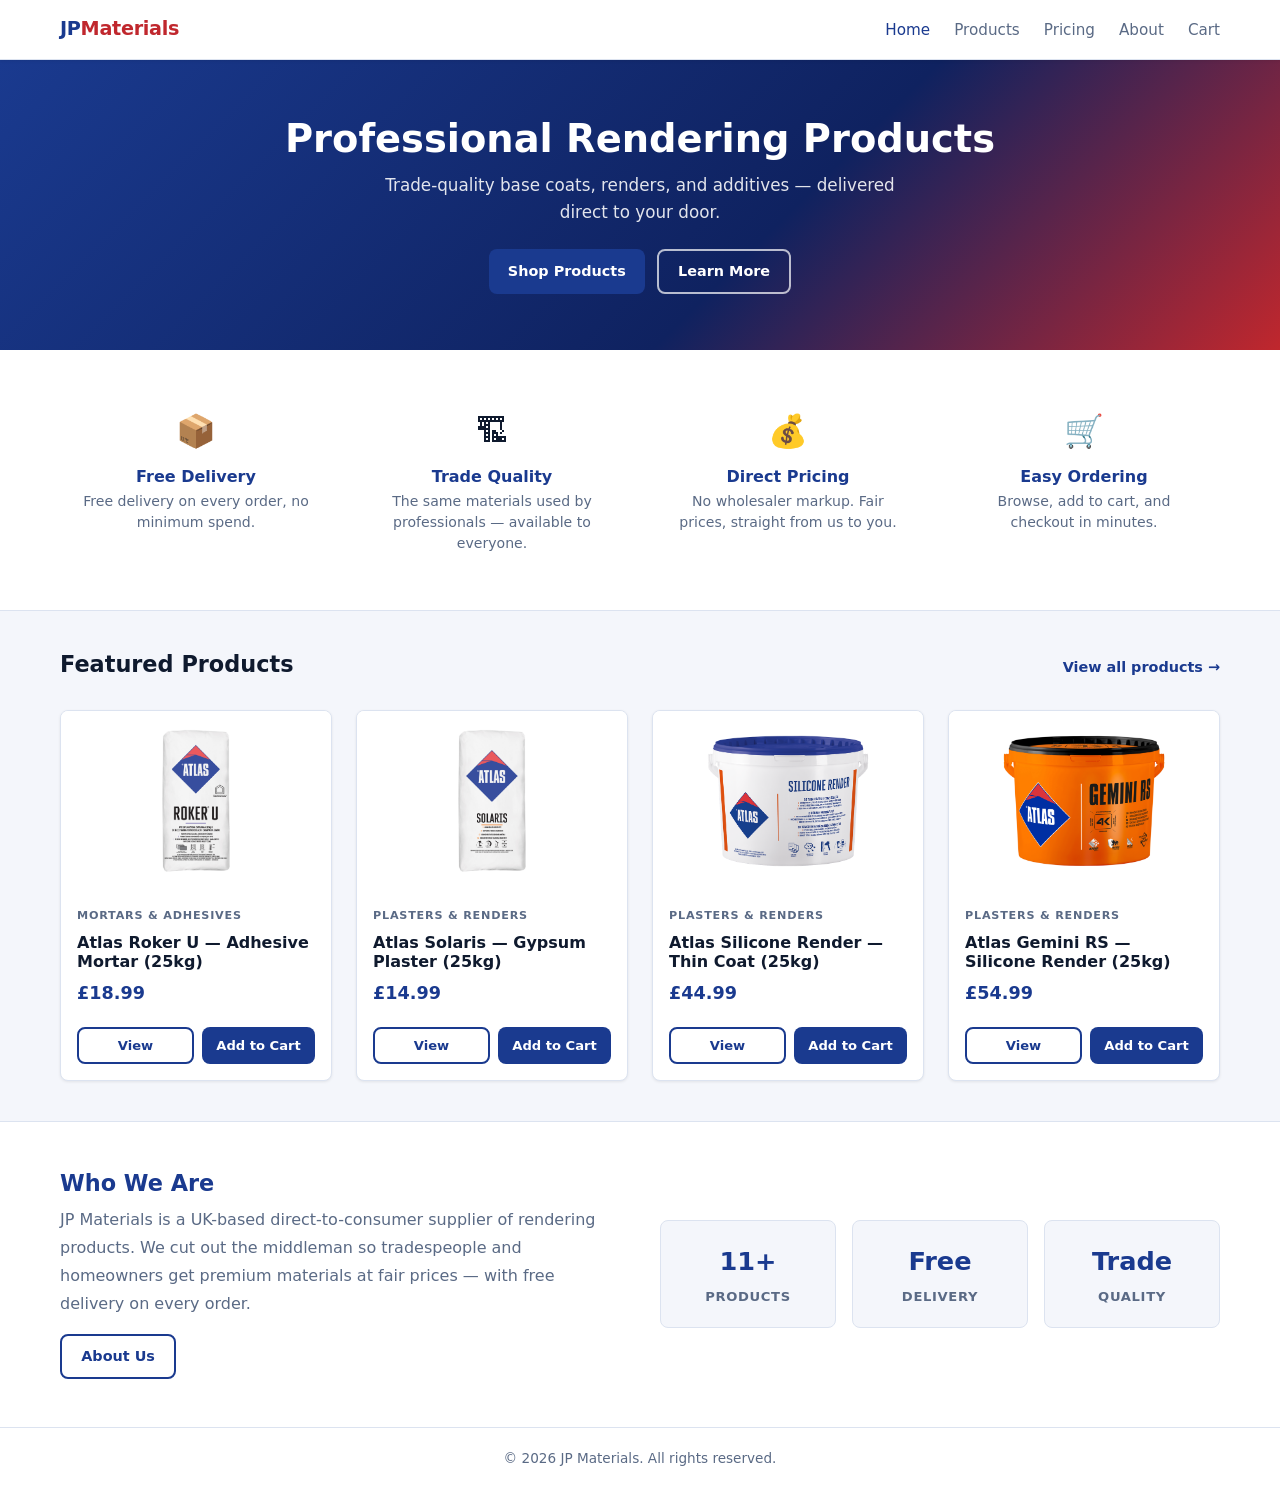
<file: index.html>
<!DOCTYPE html>
<html lang="en">
<head>
  <meta charset="UTF-8" />
  <meta name="viewport" content="width=device-width, initial-scale=1.0" />
  <title>JP Materials — Rendering Products</title>
  <link rel="stylesheet" href="style.css" />
</head>
<body>

  <!-- =====================================================================
       NAVBAR
       ===================================================================== -->
  <nav class="navbar">
    <div class="container">
      <a href="index.html" class="nav-brand">JP<span>Materials</span></a>
      <ul class="nav-links">
        <li><a href="index.html" class="active">Home</a></li>
        <li><a href="products.html">Products</a></li>
        <li><a href="pricing.html">Pricing</a></li>
        <li><a href="about.html">About</a></li>
        <li>
          <a href="cart.html" class="nav-cart-link">
            Cart
            <span class="cart-badge">0</span>
          </a>
        </li>
      </ul>
    </div>
  </nav>

  <!-- =====================================================================
       HERO
       ===================================================================== -->
  <section class="hero">
    <h1>Professional Rendering Products</h1>
    <p>Trade-quality base coats, renders, and additives — delivered direct to your door.</p>
    <div class="hero-actions">
      <a href="products.html" class="btn btn-primary">Shop Products</a>
      <a href="about.html" class="btn btn-secondary" style="background:transparent; border-color:rgba(255,255,255,0.7); color:#fff;">Learn More</a>
    </div>
  </section>

  <!-- =====================================================================
       BENEFITS STRIP
       ===================================================================== -->
  <section class="benefits-strip">
    <div class="container benefits-grid">
      <div class="benefit-card">
        <span class="benefit-icon">&#128230;</span>
        <h3>Free Delivery</h3>
        <p>Free delivery on every order, no minimum spend.</p>
      </div>
      <div class="benefit-card">
        <span class="benefit-icon">&#127959;</span>
        <h3>Trade Quality</h3>
        <p>The same materials used by professionals — available to everyone.</p>
      </div>
      <div class="benefit-card">
        <span class="benefit-icon">&#128176;</span>
        <h3>Direct Pricing</h3>
        <p>No wholesaler markup. Fair prices, straight from us to you.</p>
      </div>
      <div class="benefit-card">
        <span class="benefit-icon">&#128722;</span>
        <h3>Easy Ordering</h3>
        <p>Browse, add to cart, and checkout in minutes.</p>
      </div>
    </div>
  </section>

  <!-- =====================================================================
       FEATURED PRODUCTS
       ===================================================================== -->
  <section class="featured-section">
    <div class="container">
      <div class="featured-header">
        <h2 class="section-title" style="border:none; margin:0;">Featured Products</h2>
        <a href="products.html" class="featured-view-all">View all products &rarr;</a>
      </div>
      <!-- 4 featured cards injected by JS -->
      <div class="product-grid" id="featured-grid"></div>
    </div>
  </section>

  <!-- =====================================================================
       ABOUT SNIPPET
       ===================================================================== -->
  <section class="home-about">
    <div class="container home-about-inner">
      <div>
        <h2>Who We Are</h2>
        <p>
          JP Materials is a UK-based direct-to-consumer supplier of rendering products.
          We cut out the middleman so tradespeople and homeowners get premium materials
          at fair prices — with free delivery on every order.
        </p>
        <a href="about.html" class="btn btn-secondary" style="margin-top:1rem; display:inline-flex;">About Us</a>
      </div>
      <div class="about-stats">
        <div class="stat-card">
          <span class="stat-number">11+</span>
          <span class="stat-label">Products</span>
        </div>
        <div class="stat-card">
          <span class="stat-number">Free</span>
          <span class="stat-label">Delivery</span>
        </div>
        <div class="stat-card">
          <span class="stat-number">Trade</span>
          <span class="stat-label">Quality</span>
        </div>
      </div>
    </div>
  </section>

  <!-- =====================================================================
       FOOTER
       ===================================================================== -->
  <footer>
    <p>&copy; 2026 JP Materials. All rights reserved.</p>
  </footer>

  <script src="script.js"></script>
  <script>
    document.addEventListener("DOMContentLoaded", () => {
      renderFeaturedProducts();
    });

    /**
     * Renders the first 4 products as featured cards on the home page.
     */
    function renderFeaturedProducts() {
      const grid = document.getElementById("featured-grid");
      products.slice(0, 4).forEach((product) => {
        const card = createProductCard(product);
        grid.appendChild(card);
      });
    }

    function createProductCard(product) {
      const card = document.createElement("div");
      card.className = "product-card";
      const badgeHtml = product.stock === 0
        ? `<span class="stock-badge out-of-stock">Out of Stock</span>`
        : product.stock <= 10
        ? `<span class="stock-badge low-stock">Low Stock</span>`
        : "";
      card.innerHTML = `
        <div class="product-card__image-wrap">
          <img class="product-card__image" src="${product.image}" alt="${product.name}" loading="lazy" />
          ${badgeHtml}
        </div>
        <div class="product-card__body">
          <p class="product-card__category">${product.category}</p>
          <h3 class="product-card__name">${product.name}</h3>
          <p class="product-card__price">£${product.price.toFixed(2)}</p>
          <div class="product-card__actions">
            <a href="product.html?id=${product.id}" class="btn btn-secondary btn-sm">View</a>
            <button class="btn btn-primary btn-sm" onclick="handleAddToCart(this, ${product.id})">
              Add to Cart
            </button>
          </div>
        </div>
      `;
      return card;
    }

    function handleAddToCart(btn, productId) {
      addToCart(productId, 1);
      btn.textContent = "Added!";
      btn.classList.add("btn-added");
      btn.disabled = true;
      setTimeout(() => {
        btn.textContent = "Add to Cart";
        btn.classList.remove("btn-added");
        btn.disabled = false;
      }, 1500);
    }
  </script>

</body>
</html>
</file>
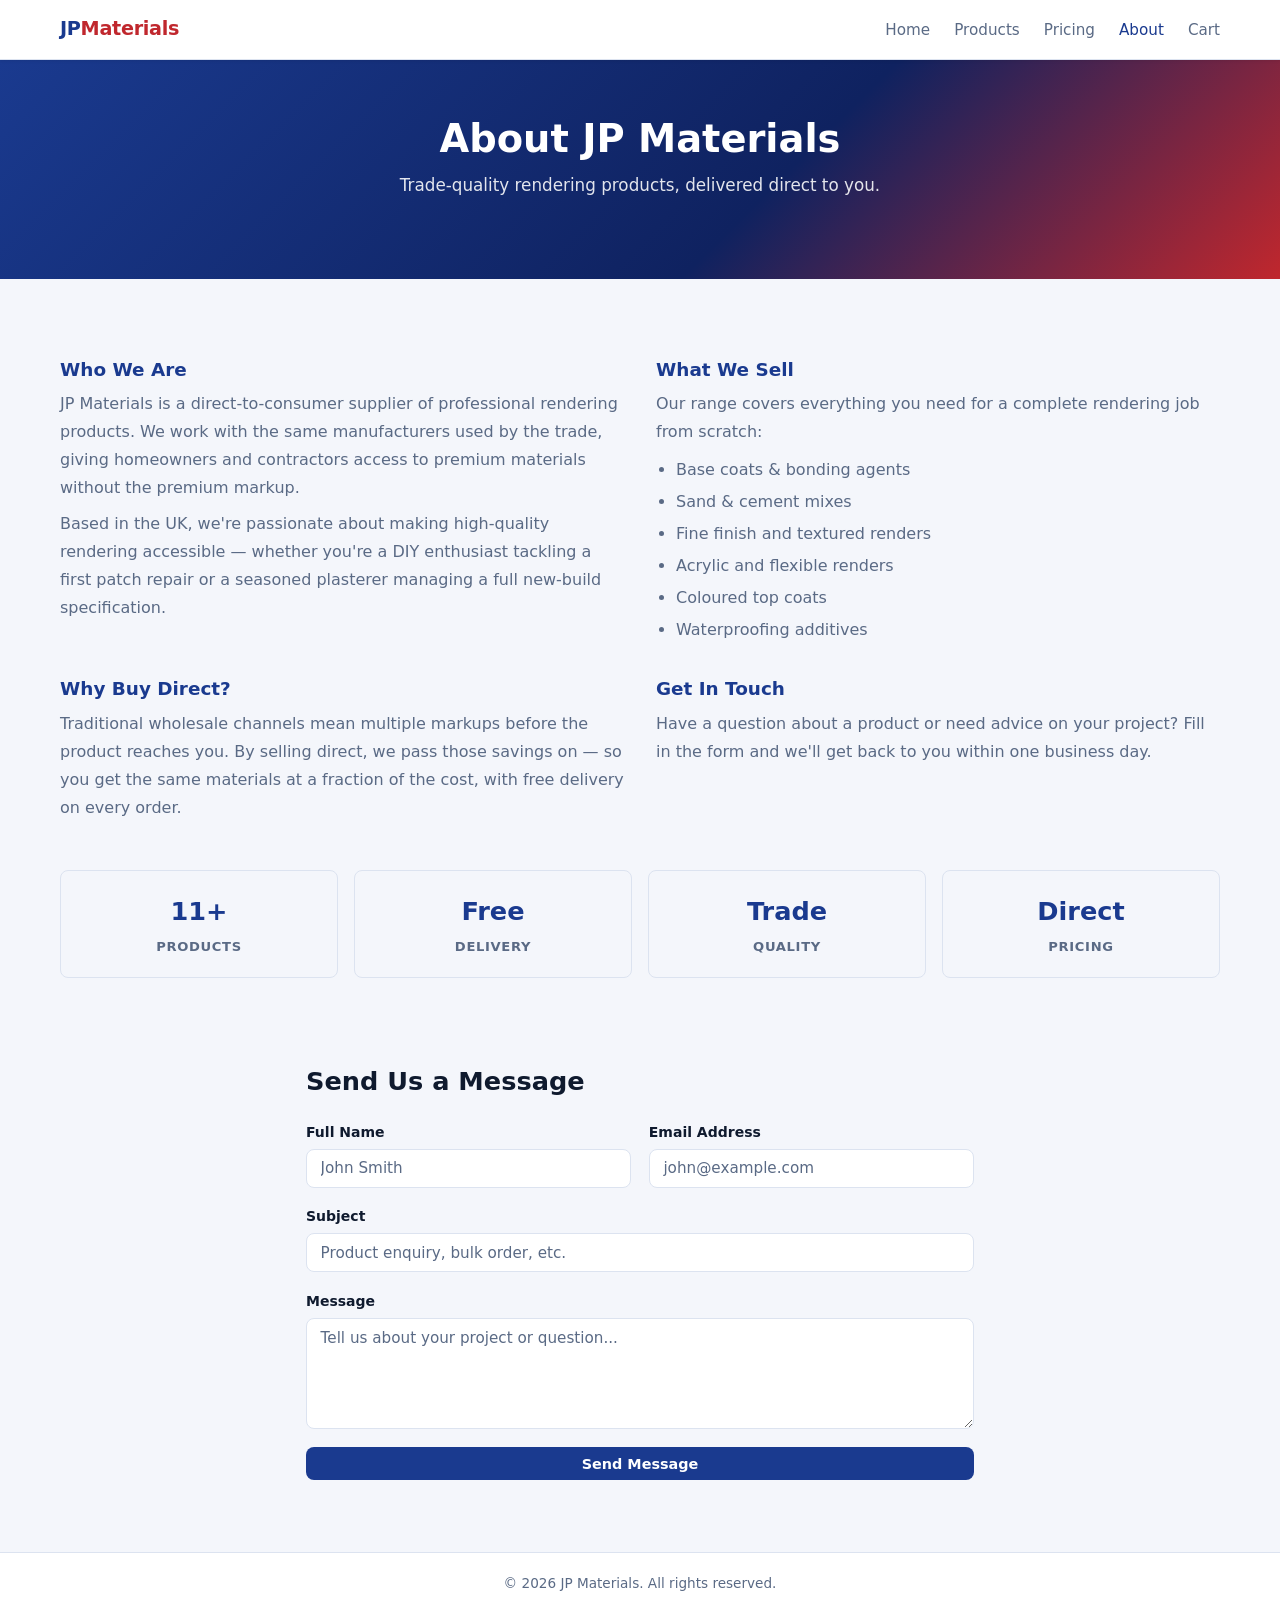
<file: about.html>
<!DOCTYPE html>
<html lang="en">
<head>
  <meta charset="UTF-8" />
  <meta name="viewport" content="width=device-width, initial-scale=1.0" />
  <title>About — JP Materials</title>
  <link rel="stylesheet" href="style.css" />
</head>
<body>

  <!-- =====================================================================
       NAVBAR
       ===================================================================== -->
  <nav class="navbar">
    <div class="container">
      <a href="index.html" class="nav-brand">JP<span>Materials</span></a>
      <ul class="nav-links">
        <li><a href="index.html">Home</a></li>
        <li><a href="products.html">Products</a></li>
        <li><a href="pricing.html">Pricing</a></li>
        <li><a href="about.html" class="active">About</a></li>
        <li>
          <a href="cart.html" class="nav-cart-link">
            Cart
            <span class="cart-badge">0</span>
          </a>
        </li>
      </ul>
    </div>
  </nav>

  <!-- =====================================================================
       HERO
       ===================================================================== -->
  <section class="hero">
    <h1>About JP Materials</h1>
    <p>Trade-quality rendering products, delivered direct to you.</p>
  </section>

  <!-- =====================================================================
       ABOUT CONTENT
       ===================================================================== -->
  <main>
    <div class="container">

      <!-- Who we are -->
      <div class="about-section-page">
        <div class="about-grid-page">

          <div class="about-block">
            <h2>Who We Are</h2>
            <p>
              JP Materials is a direct-to-consumer supplier of professional rendering products.
              We work with the same manufacturers used by the trade, giving homeowners and contractors
              access to premium materials without the premium markup.
            </p>
            <p>
              Based in the UK, we're passionate about making high-quality rendering accessible —
              whether you're a DIY enthusiast tackling a first patch repair or a seasoned plasterer
              managing a full new-build specification.
            </p>
          </div>

          <div class="about-block">
            <h2>What We Sell</h2>
            <p>
              Our range covers everything you need for a complete rendering job from scratch:
            </p>
            <ul class="about-list">
              <li>Base coats &amp; bonding agents</li>
              <li>Sand &amp; cement mixes</li>
              <li>Fine finish and textured renders</li>
              <li>Acrylic and flexible renders</li>
              <li>Coloured top coats</li>
              <li>Waterproofing additives</li>
            </ul>
          </div>

          <div class="about-block">
            <h2>Why Buy Direct?</h2>
            <p>
              Traditional wholesale channels mean multiple markups before the product reaches you.
              By selling direct, we pass those savings on — so you get the same materials at a
              fraction of the cost, with free delivery on every order.
            </p>
          </div>

          <div class="about-block">
            <h2>Get In Touch</h2>
            <p>Have a question about a product or need advice on your project? Fill in the form and we'll get back to you within one business day.</p>
          </div>

        </div>

        <!-- Stats bar -->
        <div class="about-stats-bar">
          <div class="stat-card">
          <span class="stat-number">11+</span>
            <span class="stat-label">Products</span>
          </div>
          <div class="stat-card">
            <span class="stat-number">Free</span>
            <span class="stat-label">Delivery</span>
          </div>
          <div class="stat-card">
            <span class="stat-number">Trade</span>
            <span class="stat-label">Quality</span>
          </div>
          <div class="stat-card">
            <span class="stat-number">Direct</span>
            <span class="stat-label">Pricing</span>
          </div>
        </div>

      </div>

      <!-- Contact Form -->
      <div class="contact-section">
        <h2>Send Us a Message</h2>

        <div class="confirmation-banner" id="form-confirmation">
          ✓ Thanks for your message! We'll be in touch within one business day.
        </div>

        <form class="contact-form" id="contact-form" onsubmit="handleFormSubmit(event)">
          <div class="form-row">
            <div class="form-group">
              <label for="contact-name">Full Name</label>
              <input type="text" id="contact-name" placeholder="John Smith" required />
            </div>
            <div class="form-group">
              <label for="contact-email">Email Address</label>
              <input type="email" id="contact-email" placeholder="john@example.com" required />
            </div>
          </div>
          <div class="form-group">
            <label for="contact-subject">Subject</label>
            <input type="text" id="contact-subject" placeholder="Product enquiry, bulk order, etc." required />
          </div>
          <div class="form-group">
            <label for="contact-message">Message</label>
            <textarea id="contact-message" rows="5" placeholder="Tell us about your project or question..." required></textarea>
          </div>
          <button type="submit" class="btn btn-primary">Send Message</button>
        </form>
      </div>

    </div>
  </main>

  <!-- =====================================================================
       FOOTER
       ===================================================================== -->
  <footer>
    <p>&copy; 2026 JP Materials. All rights reserved.</p>
  </footer>

  <script src="script.js"></script>
  <script>
    function handleFormSubmit(e) {
      e.preventDefault();
      const banner = document.getElementById('form-confirmation');
      banner.style.display = 'block';
      e.target.reset();
      banner.scrollIntoView({ behavior: 'smooth', block: 'nearest' });
    }
  </script>

</body>
</html>
</file>
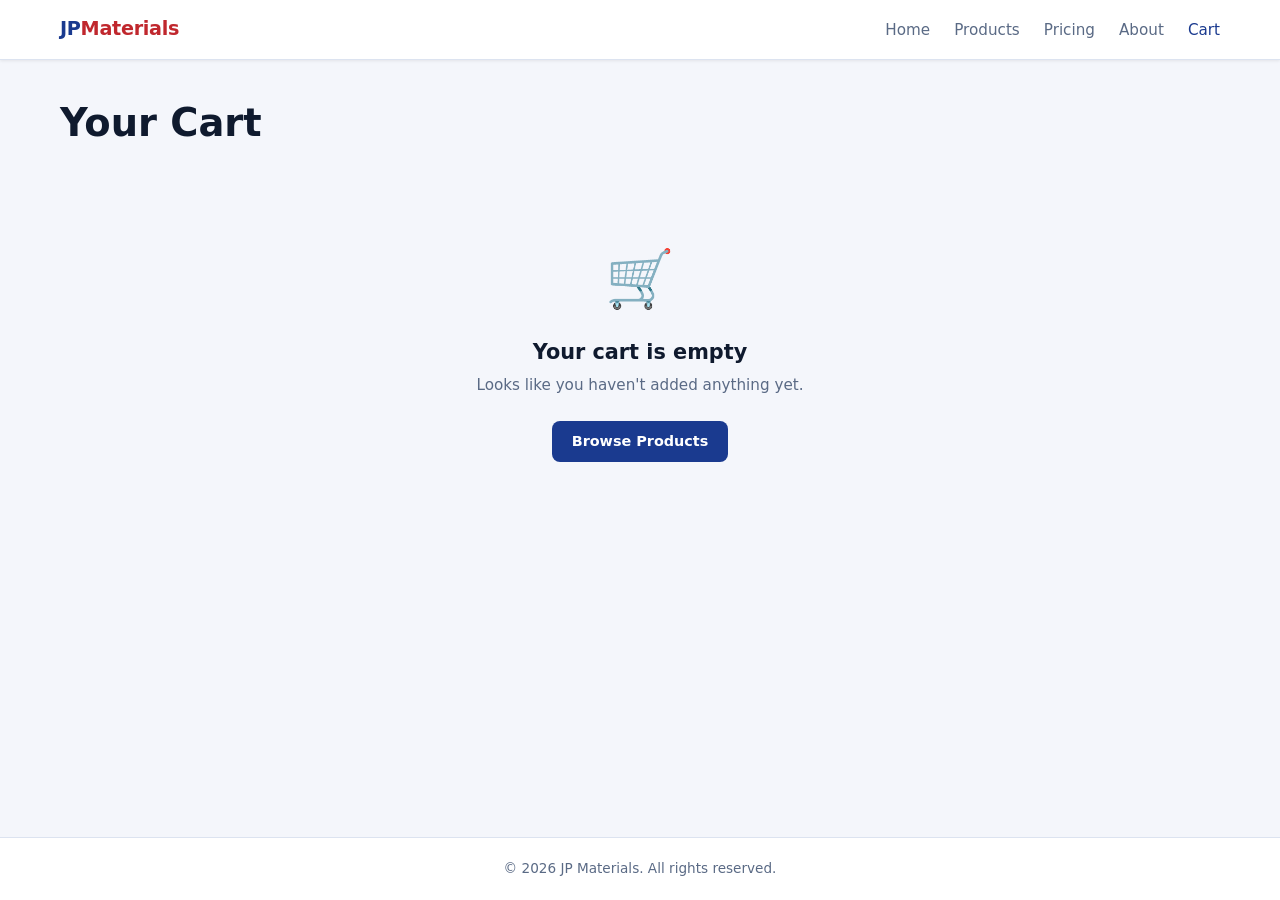
<file: cart.html>
<!DOCTYPE html>
<html lang="en">
<head>
  <meta charset="UTF-8" />
  <meta name="viewport" content="width=device-width, initial-scale=1.0" />
  <title>Your Cart — JP Materials</title>
  <link rel="stylesheet" href="style.css" />
</head>
<body>

  <!-- =====================================================================
       NAVBAR
       ===================================================================== -->
  <nav class="navbar">
    <div class="container">
      <a href="index.html" class="nav-brand">JP<span>Materials</span></a>
      <ul class="nav-links">
        <li><a href="index.html">Home</a></li>
        <li><a href="products.html">Products</a></li>
        <li><a href="pricing.html">Pricing</a></li>
        <li><a href="about.html">About</a></li>
        <li>
          <a href="cart.html" class="nav-cart-link active">
            Cart
            <span class="cart-badge">0</span>
          </a>
        </li>
      </ul>
    </div>
  </nav>

  <!-- =====================================================================
       CART PAGE
       ===================================================================== -->
  <main>
    <div class="container">

      <h1 style="margin-bottom: 1.5rem;">Your Cart</h1>

      <!-- Order placed confirmation banner (hidden until checkout) -->
      <div class="confirmation-banner" id="confirmation-banner">
        ✓ Thank you! Your order has been placed. We'll be in touch soon.
      </div>

      <!-- Main content: injected by renderCart() -->
      <div id="cart-content"></div>

    </div>
  </main>

  <!-- =====================================================================
       FOOTER
       ===================================================================== -->
  <footer>
    <p>&copy; 2026 JP Materials. All rights reserved.</p>
  </footer>

  <script src="script.js"></script>
  <script>
    // -------------------------------------------------------------------------
    // Bootstrap
    // -------------------------------------------------------------------------
    document.addEventListener("DOMContentLoaded", () => {
      renderCart();
    });

    // -------------------------------------------------------------------------
    // Cart rendering
    // -------------------------------------------------------------------------

    /**
     * Renders the full cart view, or an empty-state if the cart has no items.
     */
    function renderCart() {
      const cart = getCart();
      const container = document.getElementById("cart-content");

      if (cart.length === 0) {
        renderEmptyCart(container);
        return;
      }

      // Build the two-column layout: item list + order summary
      container.innerHTML = `
        <div class="cart-layout">

          <!-- Left: cart items -->
          <div class="cart-items" id="cart-items-list"></div>

          <!-- Right: order summary panel -->
          <aside class="order-summary">
            <h2>Order Summary</h2>

            <div class="summary-row">
              <span>Subtotal</span>
              <span id="summary-subtotal">£0.00</span>
            </div>
            <div class="summary-row">
              <span>Delivery</span>
              <span>Free</span>
            </div>
            <div class="summary-row total">
              <span>Total</span>
              <span id="summary-total">£0.00</span>
            </div>

            <button class="btn btn-primary btn-full" onclick="handleCheckout()">
              Proceed to Checkout
            </button>
            <a href="products.html" class="btn btn-secondary btn-full" style="margin-top:0.6rem;">
              Continue Shopping
            </a>
          </aside>

        </div>
      `;

      renderCartItems();
      updateSummary();
    }

    /**
     * Renders the list of cart item rows into #cart-items-list.
     * Called on load and after any quantity/remove change.
     */
    function renderCartItems() {
      const list = document.getElementById("cart-items-list");
      if (!list) return;

      const cart = getCart();
      list.innerHTML = "";

      cart.forEach((item) => {
        const product = getProductById(item.productId);
        if (!product) return;

        const lineTotal = (product.price * item.quantity).toFixed(2);
        const row = document.createElement("div");
        row.className = "cart-item";
        row.dataset.id = product.id;

        row.innerHTML = `
          <img
            class="cart-item__image"
            src="${product.image}"
            alt="${product.name}"
          />
          <div class="cart-item__details">
            <p class="cart-item__name">
              <a href="product.html?id=${product.id}">${product.name}</a>
            </p>
            <p class="cart-item__unit-price">£${product.price.toFixed(2)} each</p>
          </div>
          <div class="cart-item__controls">
            <!-- Quantity selector -->
            <div class="quantity-selector">
              <button type="button" onclick="handleDecrement(${product.id}, ${item.quantity}, ${product.stock})">−</button>
              <input
                type="number"
                value="${item.quantity}"
                min="1"
                max="${product.stock}"
                onchange="handleQtyInput(${product.id}, this.value, ${product.stock})"
              />
              <button type="button" onclick="handleIncrement(${product.id}, ${item.quantity}, ${product.stock})">+</button>
            </div>
            <!-- Line total -->
            <span class="cart-item__line-total">£${lineTotal}</span>
            <!-- Remove button -->
            <button
              class="btn btn-danger btn-sm"
              onclick="handleRemove(${product.id})"
              title="Remove item"
            >
              Remove
            </button>
          </div>
        `;

        list.appendChild(row);
      });
    }

    /**
     * Shows a friendly empty state when the cart has no items.
     * @param {HTMLElement} container
     */
    function renderEmptyCart(container) {
      container.innerHTML = `
        <div class="empty-state">
          <span class="empty-icon">🛒</span>
          <h2>Your cart is empty</h2>
          <p>Looks like you haven't added anything yet.</p>
          <a href="products.html" class="btn btn-primary">Browse Products</a>
        </div>
      `;
    }

    // -------------------------------------------------------------------------
    // Summary totals
    // -------------------------------------------------------------------------

    /**
     * Recalculates and updates the subtotal/total figures in the summary panel.
     */
    function updateSummary() {
      const total = getCartTotal();
      const formatted = `£${total.toFixed(2)}`;
      const subtotalEl = document.getElementById("summary-subtotal");
      const totalEl    = document.getElementById("summary-total");
      if (subtotalEl) subtotalEl.textContent = formatted;
      if (totalEl)    totalEl.textContent    = formatted;
    }

    // -------------------------------------------------------------------------
    // Quantity & remove handlers
    // -------------------------------------------------------------------------

    /**
     * Decrements quantity by 1. Removes the item if quantity reaches 0.
     */
    function handleDecrement(productId, currentQty, maxStock) {
      const newQty = currentQty - 1;
      updateQuantity(productId, newQty); // removeFromCart called internally if <= 0
      refreshAfterChange();
    }

    /**
     * Increments quantity by 1, capped at stock.
     */
    function handleIncrement(productId, currentQty, maxStock) {
      const newQty = Math.min(currentQty + 1, maxStock);
      updateQuantity(productId, newQty);
      refreshAfterChange();
    }

    /**
     * Handles direct input into the quantity field.
     */
    function handleQtyInput(productId, value, maxStock) {
      const newQty = Math.max(1, Math.min(parseInt(value, 10) || 1, maxStock));
      updateQuantity(productId, newQty);
      refreshAfterChange();
    }

    /**
     * Removes an item from the cart and re-renders.
     */
    function handleRemove(productId) {
      removeFromCart(productId);
      refreshAfterChange();
    }

    /**
     * Re-renders cart items and summary after any change.
     * If the cart is now empty, replaces the whole layout with the empty state.
     */
    function refreshAfterChange() {
      const cart = getCart();
      if (cart.length === 0) {
        renderCart(); // will show empty state
      } else {
        renderCartItems();
        updateSummary();
      }
    }

    // -------------------------------------------------------------------------
    // Checkout
    // -------------------------------------------------------------------------

    /**
     * Simulates checkout:
     * 1. Shows a confirmation banner
     * 2. Clears the cart
     * 3. Removes the cart layout, leaving only the banner
     */
    function handleCheckout() {
      // Show confirmation banner
      const banner = document.getElementById("confirmation-banner");
      banner.classList.add("visible");

      // Clear cart data
      clearCart();

      // Remove cart layout so only the banner remains
      const content = document.getElementById("cart-content");
      content.innerHTML = "";

      // Scroll to top so the banner is visible
      window.scrollTo({ top: 0, behavior: "smooth" });
    }
  </script>

</body>
</html>
</file>
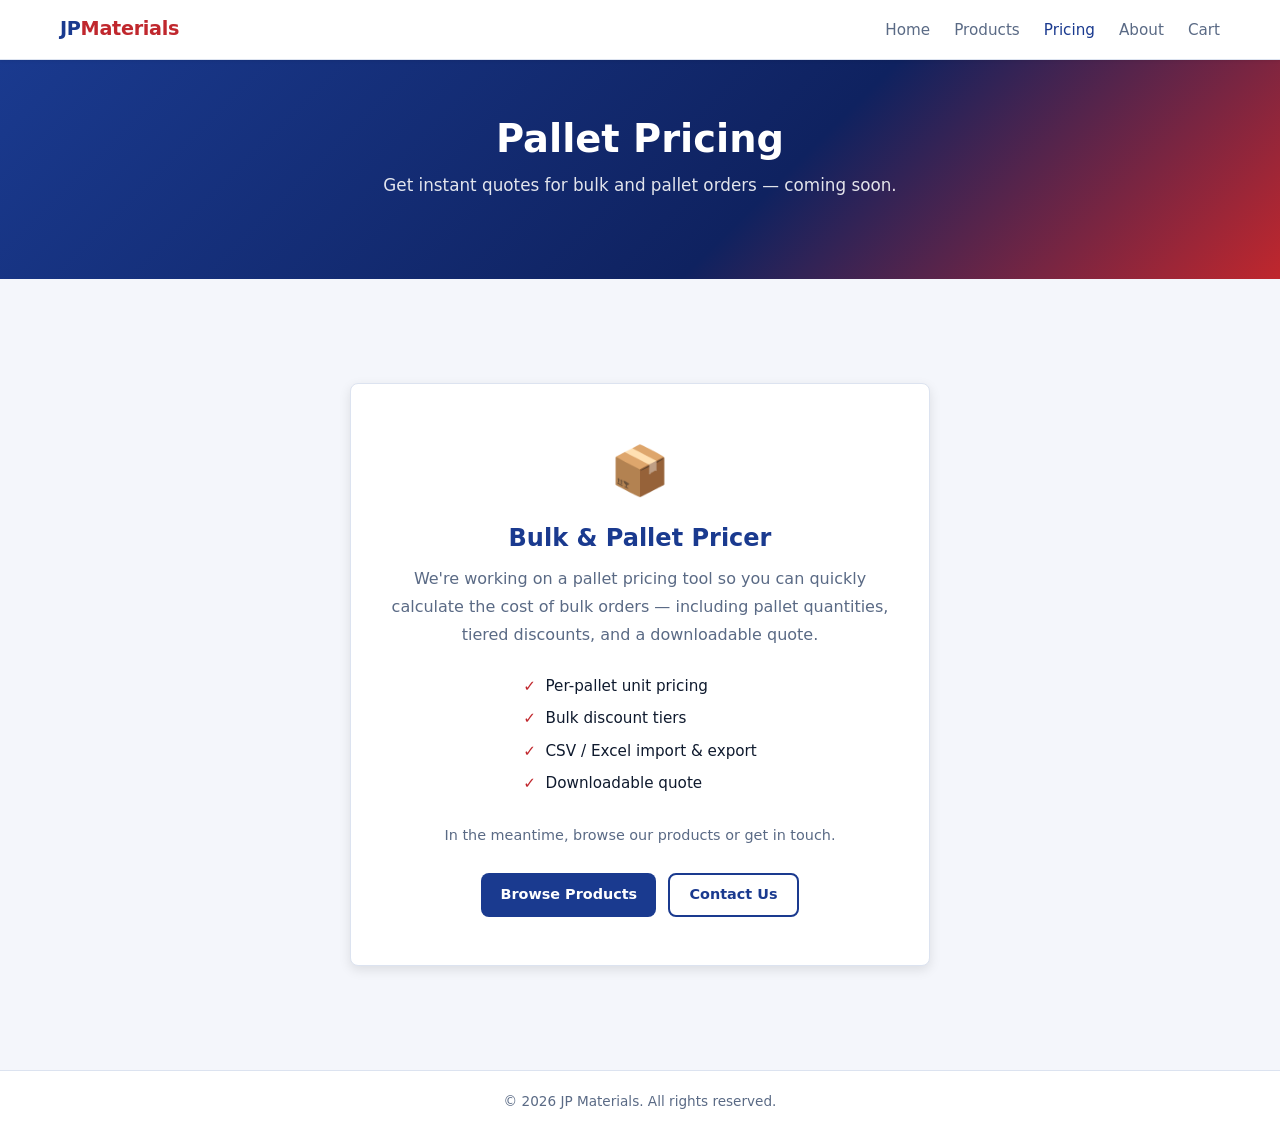
<file: pricing.html>
<!DOCTYPE html>
<html lang="en">
<head>
  <meta charset="UTF-8" />
  <meta name="viewport" content="width=device-width, initial-scale=1.0" />
  <title>Pricing — JP Materials</title>
  <link rel="stylesheet" href="style.css" />
</head>
<body>

  <!-- =====================================================================
       NAVBAR
       ===================================================================== -->
  <nav class="navbar">
    <div class="container">
      <a href="index.html" class="nav-brand">JP<span>Materials</span></a>
      <ul class="nav-links">
        <li><a href="index.html">Home</a></li>
        <li><a href="products.html">Products</a></li>
        <li><a href="pricing.html" class="active">Pricing</a></li>
        <li><a href="about.html">About</a></li>
        <li>
          <a href="cart.html" class="nav-cart-link">
            Cart
            <span class="cart-badge">0</span>
          </a>
        </li>
      </ul>
    </div>
  </nav>

  <!-- =====================================================================
       HERO
       ===================================================================== -->
  <section class="hero">
    <h1>Pallet Pricing</h1>
    <p>Get instant quotes for bulk and pallet orders — coming soon.</p>
  </section>

  <!-- =====================================================================
       COMING SOON PLACEHOLDER
       ===================================================================== -->
  <main>
    <div class="container">
      <div class="pricing-placeholder">

        <span class="pricing-icon">&#128230;</span>
        <h2>Bulk &amp; Pallet Pricer</h2>
        <p>
          We're working on a pallet pricing tool so you can quickly calculate
          the cost of bulk orders — including pallet quantities, tiered discounts,
          and a downloadable quote.
        </p>

        <div class="pricing-feature-list">
          <div class="pricing-feature">
            <span>&#10003;</span> Per-pallet unit pricing
          </div>
          <div class="pricing-feature">
            <span>&#10003;</span> Bulk discount tiers
          </div>
          <div class="pricing-feature">
            <span>&#10003;</span> CSV / Excel import &amp; export
          </div>
          <div class="pricing-feature">
            <span>&#10003;</span> Downloadable quote
          </div>
        </div>

        <p class="pricing-cta-text">In the meantime, browse our products or get in touch.</p>
        <div class="pricing-actions">
          <a href="products.html" class="btn btn-primary">Browse Products</a>
          <a href="about.html" class="btn btn-secondary">Contact Us</a>
        </div>

      </div>
    </div>
  </main>

  <!-- =====================================================================
       FOOTER
       ===================================================================== -->
  <footer>
    <p>&copy; 2026 JP Materials. All rights reserved.</p>
  </footer>

  <script src="script.js"></script>

</body>
</html>
</file>
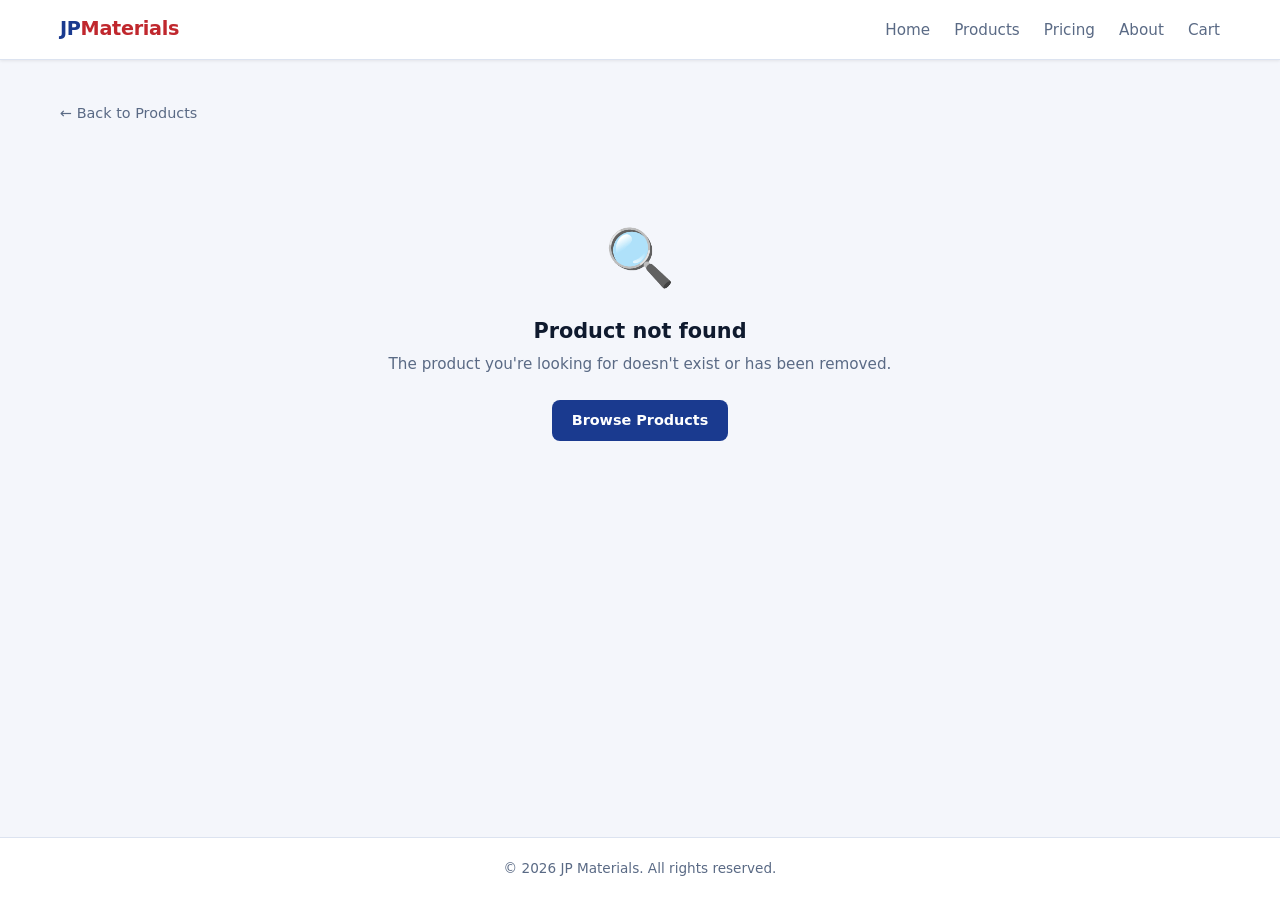
<file: product.html>
<!DOCTYPE html>
<html lang="en">
<head>
  <meta charset="UTF-8" />
  <meta name="viewport" content="width=device-width, initial-scale=1.0" />
  <title>Product — JP Materials</title>
  <link rel="stylesheet" href="style.css" />
</head>
<body>

  <!-- =====================================================================
       NAVBAR
       ===================================================================== -->
  <nav class="navbar">
    <div class="container">
      <a href="index.html" class="nav-brand">JP<span>Materials</span></a>
      <ul class="nav-links">
        <li><a href="index.html">Home</a></li>
        <li><a href="products.html">Products</a></li>
        <li><a href="pricing.html">Pricing</a></li>
        <li><a href="about.html">About</a></li>
        <li>
          <a href="cart.html" class="nav-cart-link">
            Cart
            <span class="cart-badge">0</span>
          </a>
        </li>
      </ul>
    </div>
  </nav>

  <!-- =====================================================================
       PRODUCT DETAIL
       ===================================================================== -->
  <main>
    <div class="container">

      <a href="products.html" class="back-link">&#8592; Back to Products</a>

      <!-- Content is injected here by renderProductDetail() -->
      <div id="product-detail-container"></div>

    </div>
  </main>

  <!-- =====================================================================
       FOOTER
       ===================================================================== -->
  <footer>
    <p>&copy; 2026 JP Materials. All rights reserved.</p>
  </footer>

  <script src="script.js"></script>
  <script>
    // -------------------------------------------------------------------------
    // Bootstrap the page
    // -------------------------------------------------------------------------
    document.addEventListener("DOMContentLoaded", () => {
      const id = getQueryParam("id");
      const product = id ? getProductById(id) : null;

      if (!product) {
        renderNotFound();
      } else {
        renderProductDetail(product);
        // Update the page title to match the product
        document.title = `${product.name} — JP Materials`;
      }
    });

    // -------------------------------------------------------------------------
    // Render the full product detail view
    // -------------------------------------------------------------------------

    /**
     * Injects the product detail layout into the page.
     * @param {Object} product
     */
    function renderProductDetail(product) {
      const container = document.getElementById("product-detail-container");

      // Determine stock label class and text
      const { stockClass, stockText } = getStockInfo(product.stock);

      container.innerHTML = `
        <div class="product-detail">

          <!-- Left: product image -->
          <img
            class="product-detail__image"
            src="${product.image}"
            alt="${product.name}"
          />

          <!-- Right: product info -->
          <div class="product-detail__info">
            <h1 class="product-detail__name">${product.name}</h1>

            <p class="product-detail__price">£${product.price.toFixed(2)}</p>

            <span class="stock-label ${stockClass}">${stockText}</span>

            <p class="product-detail__description">${product.description}</p>

            <!-- Quantity selector -->
            <div>
              <label style="font-size:0.9rem; font-weight:600; margin-bottom:0.4rem; display:block;">
                Quantity
              </label>
              <div class="quantity-selector">
                <button type="button" onclick="decrementQty(${product.stock})">−</button>
                <input
                  type="number"
                  id="qty-input"
                  value="1"
                  min="1"
                  max="${product.stock}"
                  ${product.stock === 0 ? "disabled" : ""}
                />
                <button type="button" onclick="incrementQty(${product.stock})">+</button>
              </div>
            </div>

            <!-- Add to cart -->
            <button
              id="add-to-cart-btn"
              class="btn btn-primary"
              style="margin-top:0.5rem; align-self:flex-start;"
              ${product.stock === 0 ? "disabled" : ""}
              onclick="handleAddToCart(${product.id})"
            >
              ${product.stock === 0 ? "Out of Stock" : "Add to Cart"}
            </button>

            <!-- Inline confirmation message -->
            <p id="add-confirmation" style="display:none; color:#155724; font-weight:600; font-size:0.9rem;">
              ✓ Added to your cart!
            </p>
          </div>

        </div>
      `;
    }

    /**
     * Shows a friendly "not found" message when the product ID is invalid.
     */
    function renderNotFound() {
      const container = document.getElementById("product-detail-container");
      container.innerHTML = `
        <div class="empty-state">
          <span class="empty-icon">🔍</span>
          <h2>Product not found</h2>
          <p>The product you're looking for doesn't exist or has been removed.</p>
          <a href="products.html" class="btn btn-primary">Browse Products</a>
        </div>
      `;
    }

    // -------------------------------------------------------------------------
    // Quantity selector controls
    // -------------------------------------------------------------------------

    function getQtyInput() {
      return document.getElementById("qty-input");
    }

    function incrementQty(maxStock) {
      const input = getQtyInput();
      const current = parseInt(input.value, 10);
      if (current < maxStock) input.value = current + 1;
    }

    function decrementQty() {
      const input = getQtyInput();
      const current = parseInt(input.value, 10);
      if (current > 1) input.value = current - 1;
    }

    // -------------------------------------------------------------------------
    // Add to cart handler
    // -------------------------------------------------------------------------

    /**
     * Reads the quantity input, adds the product to the cart,
     * then shows a short confirmation message.
     * @param {number} productId
     */
    function handleAddToCart(productId) {
      const qty = parseInt(getQtyInput().value, 10) || 1;
      addToCart(productId, qty);

      // Show confirmation
      const confirmation = document.getElementById("add-confirmation");
      const btn = document.getElementById("add-to-cart-btn");

      confirmation.style.display = "block";
      btn.textContent = "Added!";
      btn.classList.add("btn-added");
      btn.disabled = true;

      setTimeout(() => {
        confirmation.style.display = "none";
        btn.textContent = "Add to Cart";
        btn.classList.remove("btn-added");
        btn.disabled = false;
      }, 2000);
    }

    // -------------------------------------------------------------------------
    // Stock labelling helper
    // -------------------------------------------------------------------------

    /**
     * Returns the CSS class and display text for a stock level.
     * @param {number} stock
     * @returns {{ stockClass: string, stockText: string }}
     */
    function getStockInfo(stock) {
      if (stock === 0)  return { stockClass: "out-of-stock", stockText: "Out of Stock" };
      if (stock <= 10)  return { stockClass: "low-stock",    stockText: `Low Stock — ${stock} left` };
      return               { stockClass: "in-stock",     stockText: `In Stock (${stock})` };
    }
  </script>

</body>
</html>
</file>
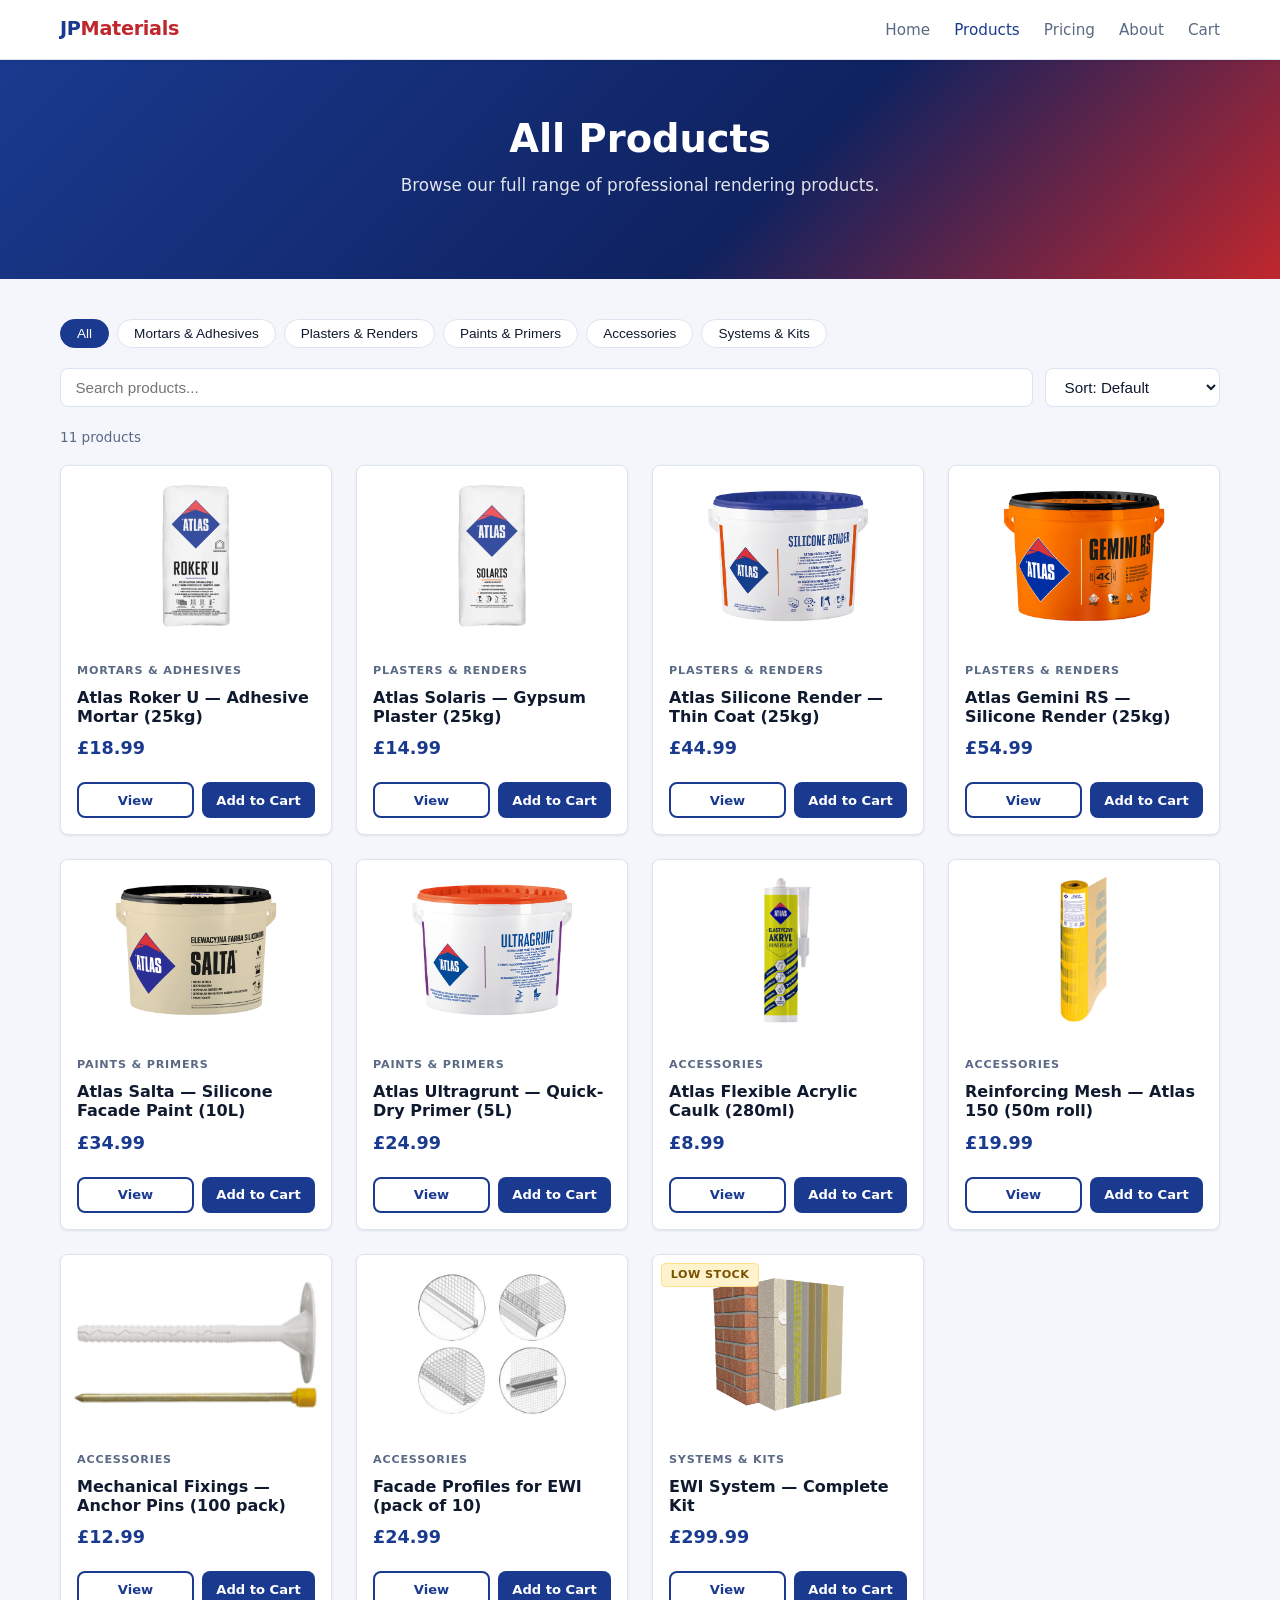
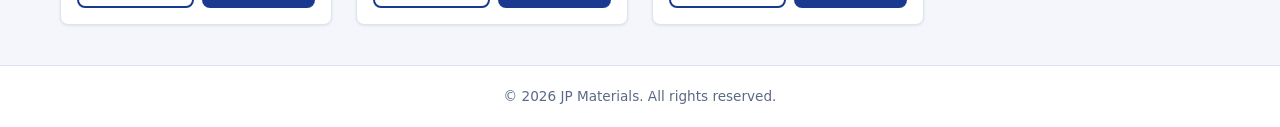
<file: products.html>
<!DOCTYPE html>
<html lang="en">
<head>
  <meta charset="UTF-8" />
  <meta name="viewport" content="width=device-width, initial-scale=1.0" />
  <title>Products — JP Materials</title>
  <link rel="stylesheet" href="style.css" />
</head>
<body>

  <!-- =====================================================================
       NAVBAR
       ===================================================================== -->
  <nav class="navbar">
    <div class="container">
      <a href="index.html" class="nav-brand">JP<span>Materials</span></a>
      <ul class="nav-links">
        <li><a href="index.html">Home</a></li>
        <li><a href="products.html" class="active">Products</a></li>
        <li><a href="pricing.html">Pricing</a></li>
        <li><a href="about.html">About</a></li>
        <li>
          <a href="cart.html" class="nav-cart-link">
            Cart
            <span class="cart-badge">0</span>
          </a>
        </li>
      </ul>
    </div>
  </nav>

  <!-- =====================================================================
       HEADER
       ===================================================================== -->
  <section class="hero">
    <h1>All Products</h1>
    <p>Browse our full range of professional rendering products.</p>
  </section>

  <!-- =====================================================================
       PRODUCT LISTING
       ===================================================================== -->
  <main>
    <div class="container">

      <!-- Category tabs -->
      <div class="category-tabs" id="category-tabs">
        <button class="category-tab active" data-category="All">All</button>
        <button class="category-tab" data-category="Mortars & Adhesives">Mortars &amp; Adhesives</button>
        <button class="category-tab" data-category="Plasters & Renders">Plasters &amp; Renders</button>
        <button class="category-tab" data-category="Paints & Primers">Paints &amp; Primers</button>
        <button class="category-tab" data-category="Accessories">Accessories</button>
        <button class="category-tab" data-category="Systems & Kits">Systems &amp; Kits</button>
      </div>

      <!-- Search & sort bar -->
      <div class="filter-bar">
        <input
          type="search"
          id="search-input"
          class="filter-search"
          placeholder="Search products..."
          oninput="applyFilters()"
        />
        <select id="sort-select" class="filter-sort" onchange="applyFilters()">
          <option value="default">Sort: Default</option>
          <option value="price-asc">Price: Low to High</option>
          <option value="price-desc">Price: High to Low</option>
          <option value="name-az">Name: A–Z</option>
        </select>
      </div>

      <!-- Result count -->
      <p id="result-count" class="result-count"></p>

      <!-- Product grid -->
      <div class="product-grid" id="product-grid"></div>

      <!-- No results state -->
      <div class="empty-state" id="no-results" style="display:none;">
        <span class="empty-icon">🔍</span>
        <h2>No products found</h2>
        <p>Try a different search term or category.</p>
      </div>

    </div>
  </main>

  <!-- =====================================================================
       FOOTER
       ===================================================================== -->
  <footer>
    <p>&copy; 2026 JP Materials. All rights reserved.</p>
  </footer>

  <script src="script.js"></script>
  <script>
    let activeCategory = "All";

    document.addEventListener("DOMContentLoaded", () => {
      // Category tab click handler
      document.getElementById("category-tabs").addEventListener("click", (e) => {
        const tab = e.target.closest(".category-tab");
        if (!tab) return;
        document.querySelectorAll(".category-tab").forEach(t => t.classList.remove("active"));
        tab.classList.add("active");
        activeCategory = tab.dataset.category;
        applyFilters();
      });

      applyFilters();
    });

    /** Reads current search + sort + category state and re-renders the grid */
    function applyFilters() {
      const query  = document.getElementById("search-input").value.toLowerCase().trim();
      const sort   = document.getElementById("sort-select").value;

      let filtered = products.filter((p) => {
        const matchesCategory = activeCategory === "All" || p.category === activeCategory;
        const matchesSearch  = p.name.toLowerCase().includes(query) ||
                               p.description.toLowerCase().includes(query);
        return matchesCategory && matchesSearch;
      });

      // Sort
      if (sort === "price-asc")  filtered.sort((a, b) => a.price - b.price);
      if (sort === "price-desc") filtered.sort((a, b) => b.price - a.price);
      if (sort === "name-az")    filtered.sort((a, b) => a.name.localeCompare(b.name));

      renderGrid(filtered);
    }

    /** Renders the filtered products into the grid */
    function renderGrid(list) {
      const grid      = document.getElementById("product-grid");
      const noResults = document.getElementById("no-results");
      const count     = document.getElementById("result-count");

      grid.innerHTML = "";

      if (list.length === 0) {
        grid.style.display  = "none";
        noResults.style.display = "block";
        count.textContent = "";
      } else {
        grid.style.display  = "";
        noResults.style.display = "none";
        count.textContent = `${list.length} product${list.length !== 1 ? "s" : ""}`;
        list.forEach((product) => grid.appendChild(createProductCard(product)));
      }
    }

    /** Builds a product card including a stock badge */
    function createProductCard(product) {
      const card = document.createElement("div");
      card.className = "product-card";

      const { badgeHtml } = getStockBadge(product.stock);

      card.innerHTML = `
        <div class="product-card__image-wrap">
          <img
            class="product-card__image"
            src="${product.image}"
            alt="${product.name}"
            loading="lazy"
          />
          ${badgeHtml}
        </div>
        <div class="product-card__body">
          <p class="product-card__category">${product.category}</p>
          <h3 class="product-card__name">${product.name}</h3>
          <p class="product-card__price">£${product.price.toFixed(2)}</p>
          <div class="product-card__actions">
            <a href="product.html?id=${product.id}" class="btn btn-secondary btn-sm">View</a>
            <button
              class="btn btn-primary btn-sm"
              onclick="handleAddToCart(this, ${product.id})"
              ${product.stock === 0 ? "disabled" : ""}
            >
              ${product.stock === 0 ? "Out of Stock" : "Add to Cart"}
            </button>
          </div>
        </div>
      `;
      return card;
    }

    /**
     * Returns the badge HTML for a given stock level.
     * Low stock: <= 10 | Out of stock: 0
     */
    function getStockBadge(stock) {
      if (stock === 0)  return { badgeHtml: `<span class="stock-badge out-of-stock">Out of Stock</span>` };
      if (stock <= 10)  return { badgeHtml: `<span class="stock-badge low-stock">Low Stock</span>` };
      return { badgeHtml: "" };
    }

    function handleAddToCart(btn, productId) {
      addToCart(productId, 1);
      btn.textContent = "Added!";
      btn.classList.add("btn-added");
      btn.disabled = true;
      setTimeout(() => {
        btn.textContent = "Add to Cart";
        btn.classList.remove("btn-added");
        btn.disabled = false;
      }, 1500);
    }
  </script>

</body>
</html>
</file>
<file: style.css>
/* =============================================================================
   CSS CUSTOM PROPERTIES — brand colours, spacing, typography
   ============================================================================= */

:root {
  --color-primary:       #1a3a8f;   /* Atlas blue — brand primary */
  --color-primary-hover: #122a6e;
  --color-accent:        #c0272d;   /* Atlas red — accent / highlight */
  --color-accent-hover:  #96181d;
  --color-danger:        #c0272d;   /* red — remove / destructive */
  --color-danger-hover:  #96181d;
  --color-bg:            #f4f6fb;   /* light blue-tinted page background */
  --color-surface:       #ffffff;   /* card / panel background */
  --color-border:        #dce3f0;   /* subtle blue-grey borders */
  --color-text:          #0f1a2e;   /* deep navy text */
  --color-text-muted:    #5a6a85;   /* muted blue-grey text */

  --radius:            8px;
  --shadow-sm:         0 1px 3px rgba(0,0,0,.08);
  --shadow-md:         0 4px 12px rgba(0,0,0,.10);

  --font-body:         'Segoe UI', system-ui, -apple-system, sans-serif;
  --max-width:         1200px;
  --nav-height:        60px;
}

/* =============================================================================
   RESET & BASE
   ============================================================================= */

*, *::before, *::after {
  box-sizing: border-box;
  margin: 0;
  padding: 0;
}

html {
  scroll-behavior: smooth;
}

body {
  font-family: var(--font-body);
  background-color: var(--color-bg);
  color: var(--color-text);
  font-size: 16px;
  line-height: 1.6;
  min-height: 100vh;
  display: flex;
  flex-direction: column;
}

img {
  display: block;
  max-width: 100%;
}

a {
  color: inherit;
  text-decoration: none;
}

ul {
  list-style: none;
}

/* =============================================================================
   TYPOGRAPHY
   ============================================================================= */

h1, h2, h3, h4 {
  line-height: 1.2;
  font-weight: 700;
}

h1 { font-size: clamp(1.6rem, 4vw, 2.4rem); }
h2 { font-size: clamp(1.3rem, 3vw, 1.8rem); }
h3 { font-size: 1.1rem; }

/* =============================================================================
   LAYOUT HELPERS
   ============================================================================= */

.container {
  width: 100%;
  max-width: var(--max-width);
  margin-inline: auto;
  padding-inline: 1.25rem;
}

main {
  flex: 1;
  padding-block: 2.5rem;
}

/* =============================================================================
   NAVBAR
   ============================================================================= */

.navbar {
  background-color: var(--color-surface);
  border-bottom: 1px solid var(--color-border);
  height: var(--nav-height);
  position: sticky;
  top: 0;
  z-index: 100;
  box-shadow: var(--shadow-sm);
}

.navbar .container {
  height: 100%;
  display: flex;
  align-items: center;
  justify-content: space-between;
}

/* Brand / logo */
.nav-brand {
  font-size: 1.2rem;
  font-weight: 700;
  color: var(--color-primary);
  letter-spacing: -0.3px;
}

.nav-brand span {
  color: var(--color-accent);
}

/* Nav links */
.nav-links {
  display: flex;
  align-items: center;
  gap: 1.5rem;
}

.nav-links a {
  font-size: 0.95rem;
  font-weight: 500;
  color: var(--color-text-muted);
  transition: color 0.2s;
}

.nav-links a:hover,
.nav-links a.active {
  color: var(--color-primary);
}

/* Cart link with badge */
.nav-cart-link {
  position: relative;
  display: inline-flex;
  align-items: center;
  gap: 0.35rem;
}

.cart-badge {
  display: none; /* shown via JS when count > 0 */
  align-items: center;
  justify-content: center;
  background-color: var(--color-accent);
  color: #fff;
  font-size: 0.7rem;
  font-weight: 700;
  min-width: 18px;
  height: 18px;
  border-radius: 999px;
  padding-inline: 4px;
  line-height: 1;
}

/* =============================================================================
   BUTTONS
   ============================================================================= */

.btn {
  display: inline-flex;
  align-items: center;
  justify-content: center;
  gap: 0.4rem;
  padding: 0.55rem 1.2rem;
  border: none;
  border-radius: var(--radius);
  font-family: var(--font-body);
  font-size: 0.9rem;
  font-weight: 600;
  cursor: pointer;
  transition: background-color 0.2s, transform 0.1s;
  white-space: nowrap;
}

.btn:active {
  transform: scale(0.97);
}

.btn-primary {
  background-color: var(--color-primary);
  color: #fff;
}

.btn-primary:hover {
  background-color: var(--color-primary-hover);
}

.btn-secondary {
  background-color: transparent;
  color: var(--color-primary);
  border: 2px solid var(--color-primary);
}

.btn-secondary:hover {
  background-color: var(--color-primary);
  color: #fff;
}

.btn-danger {
  background-color: var(--color-danger);
  color: #fff;
}

.btn-danger:hover {
  background-color: var(--color-danger-hover);
}

.btn-sm {
  padding: 0.35rem 0.75rem;
  font-size: 0.82rem;
}

.btn-full {
  width: 100%;
}

/* =============================================================================
   HERO SECTION
   ============================================================================= */

.hero {
  background: linear-gradient(135deg, #1a3a8f 0%, #0f2260 60%, #c0272d 100%);
  color: #fff;
  padding: 3.5rem 1.25rem;
  text-align: center;
}

.hero h1 {
  margin-bottom: 0.6rem;
}

.hero p {
  font-size: 1.05rem;
  opacity: 0.88;
  max-width: 520px;
  margin-inline: auto;
  margin-bottom: 1.5rem;
}

.hero-actions {
  display: flex;
  gap: 0.75rem;
  justify-content: center;
  flex-wrap: wrap;
}

/* =============================================================================
   BENEFITS STRIP (index.html)
   ============================================================================= */

.benefits-strip {
  background-color: var(--color-surface);
  border-bottom: 1px solid var(--color-border);
  padding: 2.5rem 1.25rem;
}

.benefits-grid {
  display: grid;
  grid-template-columns: repeat(4, 1fr);
  gap: 1.5rem;
}

.benefit-card {
  text-align: center;
  padding: 1rem;
}

.benefit-icon {
  font-size: 2rem;
  display: block;
  margin-bottom: 0.6rem;
}

.benefit-card h3 {
  font-size: 1rem;
  margin-bottom: 0.3rem;
  color: var(--color-primary);
}

.benefit-card p {
  font-size: 0.88rem;
  color: var(--color-text-muted);
  line-height: 1.5;
}

/* =============================================================================
   FEATURED PRODUCTS SECTION (index.html)
   ============================================================================= */

.featured-section {
  padding: 2.5rem 1.25rem;
}

.featured-header {
  display: flex;
  align-items: baseline;
  justify-content: space-between;
  margin-bottom: 1.5rem;
}

.featured-view-all {
  font-size: 0.9rem;
  font-weight: 600;
  color: var(--color-primary);
  transition: opacity 0.2s;
}

.featured-view-all:hover {
  opacity: 0.75;
}

/* =============================================================================
   HOME ABOUT SNIPPET (index.html)
   ============================================================================= */

.home-about {
  background-color: var(--color-surface);
  border-top: 1px solid var(--color-border);
  padding: 3rem 1.25rem;
}

.home-about-inner {
  display: grid;
  grid-template-columns: 1fr 1fr;
  gap: 2.5rem;
  align-items: center;
}

.home-about h2 {
  font-size: 1.4rem;
  color: var(--color-primary);
  margin-bottom: 0.6rem;
}

.home-about p {
  color: var(--color-text-muted);
  line-height: 1.75;
}

@media (max-width: 768px) {
  .benefits-grid {
    grid-template-columns: repeat(2, 1fr);
  }

  .home-about-inner {
    grid-template-columns: 1fr;
  }

  .featured-header {
    flex-direction: column;
    gap: 0.5rem;
  }
}

/* =============================================================================
   ABOUT SECTION — standalone about.html page
   ============================================================================= */

.about-section-page {
  padding-block: 2.5rem;
}

.about-grid-page {
  display: grid;
  grid-template-columns: 1fr 1fr;
  gap: 2rem;
  margin-bottom: 2.5rem;
}

.about-block h2 {
  font-size: 1.15rem;
  color: var(--color-primary);
  margin-bottom: 0.6rem;
}

.about-block p {
  color: var(--color-text-muted);
  line-height: 1.75;
  margin-bottom: 0.5rem;
}

.about-list {
  list-style: disc;
  padding-left: 1.25rem;
  color: var(--color-text-muted);
  line-height: 2;
}

.about-stats-bar {
  display: flex;
  gap: 1rem;
  justify-content: center;
  flex-wrap: wrap;
}

.about-stats-bar .stat-card {
  flex: 1;
  min-width: 120px;
}

@media (max-width: 768px) {
  .about-grid-page {
    grid-template-columns: 1fr;
  }
}

/* =============================================================================
   ABOUT SECTION (index.html)
   ============================================================================= */

.about-section {
  background-color: var(--color-surface);
  border-bottom: 1px solid var(--color-border);
  padding: 3rem 1.25rem;
}

.about-grid {
  display: grid;
  grid-template-columns: 1fr 1fr;
  gap: 2.5rem;
  align-items: center;
}

.about-text h2 {
  font-size: 1.5rem;
  margin-bottom: 0.75rem;
  color: var(--color-primary);
}

.about-text p {
  color: var(--color-text-muted);
  line-height: 1.75;
  margin-bottom: 0.6rem;
}

.about-stats {
  display: flex;
  gap: 1rem;
  justify-content: center;
}

.stat-card {
  background: var(--color-bg);
  border: 1px solid var(--color-border);
  border-radius: var(--radius);
  padding: 1.25rem 1.5rem;
  text-align: center;
  flex: 1;
  display: flex;
  flex-direction: column;
  gap: 0.25rem;
}

.stat-number {
  font-size: 1.6rem;
  font-weight: 700;
  color: var(--color-primary);
}

.stat-label {
  font-size: 0.82rem;
  text-transform: uppercase;
  letter-spacing: 0.05em;
  color: var(--color-text-muted);
  font-weight: 600;
}

@media (max-width: 768px) {
  .about-grid {
    grid-template-columns: 1fr;
  }
}

/* =============================================================================
   PRODUCT GRID (index.html)
   ============================================================================= */

.section-title {
  font-size: 1.4rem;
  margin-bottom: 1.5rem;
  padding-bottom: 0.5rem;
  border-bottom: 2px solid var(--color-border);
}

.product-grid {
  display: grid;
  grid-template-columns: repeat(auto-fill, minmax(240px, 1fr));
  gap: 1.5rem;
}

/* Product card */
.product-card {
  background: var(--color-surface);
  border: 1px solid var(--color-border);
  border-radius: var(--radius);
  overflow: hidden;
  box-shadow: var(--shadow-sm);
  display: flex;
  flex-direction: column;
  transition: box-shadow 0.2s, transform 0.2s;
}

.product-card:hover {
  box-shadow: var(--shadow-md);
  transform: translateY(-2px);
}

.product-card__image {
  width: 100%;
  aspect-ratio: 3 / 2;
  object-fit: contain;
  background-color: #fff;
  padding: 0.75rem;
}

.product-card__body {
  padding: 1rem;
  display: flex;
  flex-direction: column;
  flex: 1;
  gap: 0.5rem;
}

.product-card__name {
  font-size: 1rem;
  font-weight: 600;
}

.product-card__price {
  font-size: 1.1rem;
  font-weight: 700;
  color: var(--color-primary);
}

.product-card__actions {
  display: flex;
  gap: 0.5rem;
  margin-top: auto;
  padding-top: 0.75rem;
}

.product-card__actions .btn {
  flex: 1;
}

/* "Added!" feedback state */
.btn-added {
  background-color: var(--color-accent) !important;
  color: #fff !important;
}

/* =============================================================================
   PRODUCT DETAIL PAGE (product.html)
   ============================================================================= */

.product-detail {
  display: grid;
  grid-template-columns: 1fr 1fr;
  gap: 2.5rem;
  align-items: start;
}

.product-detail__image {
  width: 100%;
  border-radius: var(--radius);
  box-shadow: var(--shadow-md);
  aspect-ratio: 4 / 3;
  object-fit: contain;
  background-color: #fff;
  padding: 1.5rem;
}

.product-detail__info {
  display: flex;
  flex-direction: column;
  gap: 1rem;
}

.product-detail__name {
  font-size: clamp(1.4rem, 3vw, 2rem);
}

.product-detail__price {
  font-size: 1.6rem;
  font-weight: 700;
  color: var(--color-primary);
}

.product-detail__description {
  color: var(--color-text-muted);
  line-height: 1.7;
}

.stock-label {
  font-size: 0.88rem;
  font-weight: 600;
  padding: 0.25rem 0.6rem;
  border-radius: 999px;
  display: inline-block;
}

.stock-label.in-stock {
  background-color: #d4edda;
  color: #155724;
}

.stock-label.low-stock {
  background-color: #fff3cd;
  color: #856404;
}

.stock-label.out-of-stock {
  background-color: #f8d7da;
  color: #721c24;
}

/* Quantity selector */
.quantity-selector {
  display: flex;
  align-items: center;
  gap: 0;
  border: 1px solid var(--color-border);
  border-radius: var(--radius);
  overflow: hidden;
  width: fit-content;
}

.quantity-selector button {
  background: var(--color-bg);
  border: none;
  padding: 0.5rem 0.85rem;
  font-size: 1.1rem;
  cursor: pointer;
  font-weight: 700;
  color: var(--color-text);
  transition: background-color 0.15s;
}

.quantity-selector button:hover {
  background-color: var(--color-border);
}

.quantity-selector input {
  width: 52px;
  text-align: center;
  border: none;
  border-left: 1px solid var(--color-border);
  border-right: 1px solid var(--color-border);
  font-size: 1rem;
  font-family: var(--font-body);
  padding: 0.5rem 0;
  background: #fff;
  -moz-appearance: textfield;
}

.quantity-selector input::-webkit-inner-spin-button,
.quantity-selector input::-webkit-outer-spin-button {
  -webkit-appearance: none;
}

.back-link {
  display: inline-flex;
  align-items: center;
  gap: 0.3rem;
  color: var(--color-text-muted);
  font-size: 0.9rem;
  margin-bottom: 1.5rem;
  transition: color 0.2s;
}

.back-link:hover {
  color: var(--color-primary);
}

/* =============================================================================
   CART PAGE (cart.html)
   ============================================================================= */

.cart-layout {
  display: grid;
  grid-template-columns: 1fr 320px;
  gap: 2rem;
  align-items: start;
}

/* Cart items list */
.cart-items {
  display: flex;
  flex-direction: column;
  gap: 1rem;
}

.cart-item {
  background: var(--color-surface);
  border: 1px solid var(--color-border);
  border-radius: var(--radius);
  padding: 1rem 1.25rem;
  display: flex;
  align-items: center;
  gap: 1rem;
  box-shadow: var(--shadow-sm);
}

.cart-item__image {
  width: 72px;
  height: 72px;
  object-fit: cover;
  border-radius: calc(var(--radius) - 2px);
  flex-shrink: 0;
}

.cart-item__details {
  flex: 1;
  min-width: 0;
}

.cart-item__name {
  font-weight: 600;
  font-size: 0.95rem;
  white-space: nowrap;
  overflow: hidden;
  text-overflow: ellipsis;
}

.cart-item__unit-price {
  font-size: 0.85rem;
  color: var(--color-text-muted);
  margin-top: 0.15rem;
}

.cart-item__controls {
  display: flex;
  align-items: center;
  gap: 1rem;
  flex-shrink: 0;
}

.cart-item__line-total {
  font-weight: 700;
  font-size: 1rem;
  min-width: 64px;
  text-align: right;
  color: var(--color-primary);
}

/* Order summary panel */
.order-summary {
  background: var(--color-surface);
  border: 1px solid var(--color-border);
  border-radius: var(--radius);
  padding: 1.5rem;
  box-shadow: var(--shadow-sm);
  position: sticky;
  top: calc(var(--nav-height) + 1.5rem);
}

.order-summary h2 {
  font-size: 1.1rem;
  margin-bottom: 1.25rem;
  padding-bottom: 0.75rem;
  border-bottom: 1px solid var(--color-border);
}

.summary-row {
  display: flex;
  justify-content: space-between;
  font-size: 0.95rem;
  padding-block: 0.35rem;
  color: var(--color-text-muted);
}

.summary-row.total {
  font-size: 1.15rem;
  font-weight: 700;
  color: var(--color-text);
  margin-top: 0.75rem;
  padding-top: 0.75rem;
  border-top: 2px solid var(--color-border);
}

.order-summary .btn {
  margin-top: 1.25rem;
}

/* =============================================================================
   EMPTY STATES
   ============================================================================= */

.empty-state {
  text-align: center;
  padding: 4rem 1rem;
  color: var(--color-text-muted);
}

.empty-state .empty-icon {
  font-size: 3.5rem;
  margin-bottom: 1rem;
  display: block;
}

.empty-state h2 {
  font-size: 1.3rem;
  margin-bottom: 0.5rem;
  color: var(--color-text);
}

.empty-state p {
  margin-bottom: 1.5rem;
  font-size: 0.95rem;
}

/* =============================================================================
   CONFIRMATION / TOAST MESSAGE
   ============================================================================= */

.confirmation-banner {
  background-color: #d4edda;
  color: #155724;
  border: 1px solid #c3e6cb;
  border-radius: var(--radius);
  padding: 1.25rem 1.5rem;
  text-align: center;
  font-weight: 600;
  font-size: 1rem;
  margin-bottom: 1.5rem;
  display: none; /* toggled via JS */
}

.confirmation-banner.visible {
  display: block;
}

/* =============================================================================
   PRICING PAGE — placeholder
   ============================================================================= */

.pricing-placeholder {
  max-width: 580px;
  margin: 4rem auto;
  text-align: center;
  padding: 3rem 2rem;
  background: var(--color-surface);
  border: 1px solid var(--color-border);
  border-radius: var(--radius);
  box-shadow: var(--shadow-md);
}

.pricing-icon {
  font-size: 3rem;
  display: block;
  margin-bottom: 1rem;
}

.pricing-placeholder h2 {
  font-size: 1.5rem;
  color: var(--color-primary);
  margin-bottom: 0.75rem;
}

.pricing-placeholder > p {
  color: var(--color-text-muted);
  line-height: 1.75;
  margin-bottom: 1.5rem;
}

.pricing-feature-list {
  display: flex;
  flex-direction: column;
  gap: 0.5rem;
  margin-bottom: 1.75rem;
  text-align: left;
  display: inline-flex;
}

.pricing-feature {
  font-size: 0.95rem;
  color: var(--color-text);
  display: flex;
  align-items: center;
  gap: 0.6rem;
}

.pricing-feature span {
  color: var(--color-accent);
  font-weight: 700;
}

.pricing-cta-text {
  color: var(--color-text-muted);
  font-size: 0.9rem;
  margin-bottom: 1.25rem;
}

.pricing-actions {
  display: flex;
  gap: 0.75rem;
  justify-content: center;
  flex-wrap: wrap;
}

/* =============================================================================
   FOOTER
   ============================================================================= */

footer {
  background-color: var(--color-surface);
  border-top: 1px solid var(--color-border);
  text-align: center;
  padding: 1.25rem;
  font-size: 0.85rem;
  color: var(--color-text-muted);
}

/* =============================================================================
   RESPONSIVE — mobile (<= 768px)
   ============================================================================= */

@media (max-width: 768px) {

  /* Stack product detail vertically */
  .product-detail {
    grid-template-columns: 1fr;
  }

  /* Stack cart layout vertically */
  .cart-layout {
    grid-template-columns: 1fr;
  }

  .order-summary {
    position: static;
  }

  /* Simplify cart item on small screens */
  .cart-item {
    flex-wrap: wrap;
  }

  .cart-item__controls {
    width: 100%;
    justify-content: space-between;
  }

  /* Tighten product grid */
  .product-grid {
    grid-template-columns: repeat(auto-fill, minmax(160px, 1fr));
    gap: 1rem;
  }

  /* Hero padding */
  .hero {
    padding: 2.5rem 1rem;
  }
}

@media (max-width: 480px) {
  .product-card__actions {
    flex-direction: column;
  }

  .nav-links {
    gap: 1rem;
  }
}

/* =============================================================================
   PRODUCT CARD — image wrapper & stock badge
   ============================================================================= */

.product-card__image-wrap {
  position: relative;
  overflow: hidden;
}

.stock-badge {
  position: absolute;
  top: 0.5rem;
  left: 0.5rem;
  font-size: 0.7rem;
  font-weight: 700;
  letter-spacing: 0.04em;
  text-transform: uppercase;
  padding: 0.2rem 0.55rem;
  border-radius: 4px;
  line-height: 1.4;
}

.stock-badge.low-stock {
  background-color: #fff3cd;
  color: #7a5200;
  border: 1px solid #ffe08a;
}

.stock-badge.out-of-stock {
  background-color: #fde8e8;
  color: var(--color-accent);
  border: 1px solid #f5b8b8;
}

.product-card__category {
  font-size: 0.7rem;
  font-weight: 600;
  letter-spacing: 0.07em;
  text-transform: uppercase;
  color: var(--color-text-muted);
}

/* =============================================================================
   PRODUCTS PAGE — category tabs & filter bar
   ============================================================================= */

.category-tabs {
  display: flex;
  flex-wrap: wrap;
  gap: 0.5rem;
  margin-bottom: 1.25rem;
}

.category-tab {
  padding: 0.4rem 1rem;
  border-radius: 999px;
  border: 1.5px solid var(--color-border);
  background: var(--color-surface);
  color: var(--color-text);
  font-size: 0.85rem;
  font-weight: 500;
  cursor: pointer;
  transition: background 0.15s, border-color 0.15s, color 0.15s;
  white-space: nowrap;
}

.category-tab:hover {
  border-color: var(--color-primary);
  color: var(--color-primary);
}

.category-tab.active {
  background: var(--color-primary);
  border-color: var(--color-primary);
  color: #fff;
}

.filter-bar {
  display: flex;
  gap: 0.75rem;
  margin-bottom: 1.25rem;
  flex-wrap: wrap;
}

.filter-search {
  flex: 1;
  min-width: 180px;
  padding: 0.55rem 0.9rem;
  border: 1.5px solid var(--color-border);
  border-radius: var(--radius);
  font-size: 0.95rem;
  background: var(--color-surface);
  color: var(--color-text);
  transition: border-color 0.15s;
}

.filter-search:focus {
  outline: none;
  border-color: var(--color-primary);
}

.filter-sort {
  padding: 0.55rem 0.9rem;
  border: 1.5px solid var(--color-border);
  border-radius: var(--radius);
  font-size: 0.95rem;
  background: var(--color-surface);
  color: var(--color-text);
  cursor: pointer;
  transition: border-color 0.15s;
}

.filter-sort:focus {
  outline: none;
  border-color: var(--color-primary);
}

.result-count {
  font-size: 0.85rem;
  color: var(--color-text-muted);
  margin-bottom: 1rem;
}

/* =============================================================================
   CONTACT FORM
   ============================================================================= */

.contact-section {
  max-width: 700px;
  margin: 3rem auto 2rem;
  padding: 0 1rem;
}

.contact-section h2 {
  font-size: 1.6rem;
  font-weight: 700;
  margin-bottom: 1.5rem;
  color: var(--color-text);
}

.confirmation-banner {
  display: none;
  background: #e8f5e9;
  color: #2e7d32;
  border: 1px solid #a5d6a7;
  border-radius: var(--radius);
  padding: 0.85rem 1.1rem;
  margin-bottom: 1.25rem;
  font-weight: 500;
  font-size: 0.95rem;
}

.contact-form {
  display: flex;
  flex-direction: column;
  gap: 1.1rem;
}

.form-row {
  display: grid;
  grid-template-columns: 1fr 1fr;
  gap: 1.1rem;
}

.form-group {
  display: flex;
  flex-direction: column;
  gap: 0.35rem;
}

.form-group label {
  font-size: 0.875rem;
  font-weight: 600;
  color: var(--color-text);
}

.form-group input,
.form-group textarea {
  padding: 0.6rem 0.85rem;
  border: 1.5px solid var(--color-border);
  border-radius: var(--radius);
  font-size: 0.95rem;
  font-family: var(--font-body);
  background: var(--color-surface);
  color: var(--color-text);
  transition: border-color 0.15s;
  resize: vertical;
}

.form-group input:focus,
.form-group textarea:focus {
  outline: none;
  border-color: var(--color-primary);
}

.form-group input::placeholder,
.form-group textarea::placeholder {
  color: var(--color-text-muted);
}

@media (max-width: 600px) {
  .form-row {
    grid-template-columns: 1fr;
  }

  .category-tabs {
    gap: 0.4rem;
  }

  .filter-bar {
    flex-direction: column;
  }
}
</file>
